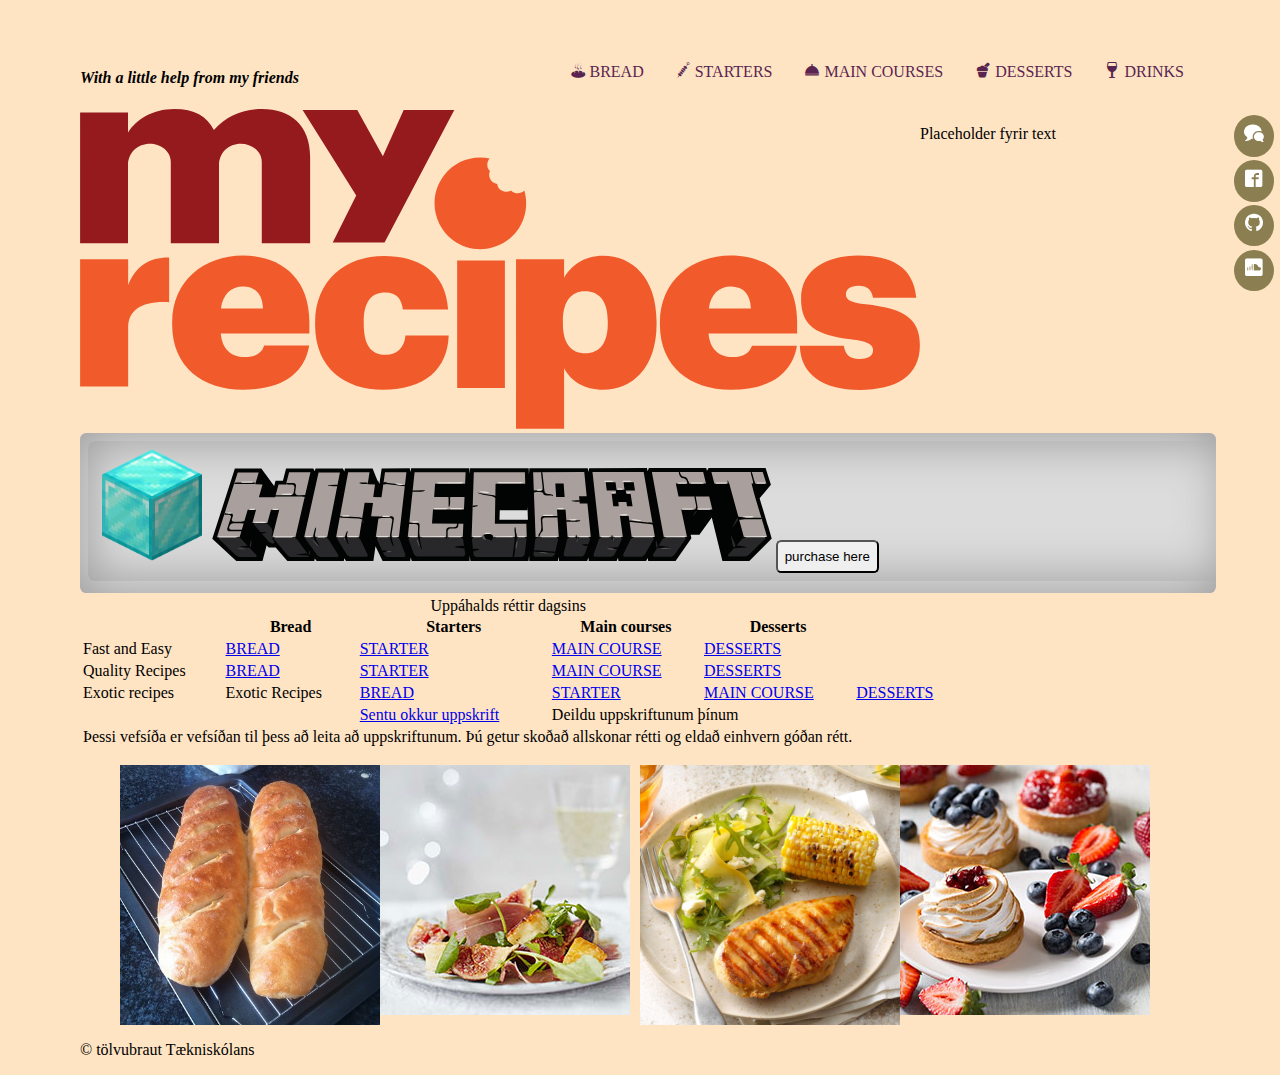
<file: index.html>
<!DOCTYPE html>
<html lang="is">
<head>
    <meta charset="UTF-8">
    <meta name="viewport" content="width=device-width, initial-scale=1.0">
    <link href="https://fonts.googleapis.com/css?family=EB+Garamond:400,400i,600,600i&display=swap" rel="stylesheet">
    <link rel="stylesheet" href="css/styles.min.css">
    <link rel="stylesheet" href="css/icomoon.min.css">
    <title>My Recipes</title>
</head>
<body class="container">
    <header class="headcol-2">
        <div>
            <h4><em>With a little help from my friends</em></h4>
        </div>
        <nav class="topnav">
            <ul class="topmenu">
                <li><a href="bread.html"><span class="icon-bread"></span> Bread</a></li>
                <li><a href="#"><span class="icon-starters"></span> Starters</a></li>
                <li><a href="#"><span class="icon-maincourses"></span> Main Courses</a></li>
                <li><a href="#"> <span class="icon-desserts"></span> Desserts</a></li>
                <li><a href="#"><span class="icon-glass"></span> Drinks</a></li>
            </ul>
        </nav>
    </header>
    <main>
        <section class="col-3-1">
        <div class="splashlogo">
            <img src="svg/my-recipes.svg" title="myrecipes lógó">
        </div>
        <div><p>Placeholder fyrir text</p></div>
    </section>
        <div class="ad">
            
    <section class="">
        <a href="https://www.minecraft.net/en-us/" target="_blank" class="auglysing">
            <div class="ad">
                <div class="innihald">
                    <img src="img/dimond.png" width="10%" id="logo">
                    <img src="svg/minecraft.svg" width="50%" class="logoTexti">
                    <button class="join">purchase here</button> 
                </div>
            </div>
        </a>
    </section>
        </div>
        <table>
            <caption>Uppáhalds réttir dagsins</caption>
            <thead>
              <tr>
                <th scope="col"></th>
                <th scope="col">Bread</th>
                <th scope="col">Starters</th>
                <th scope="col">Main courses</th>
                <th scope="col">Desserts</th>
              </tr>
            </thead>
            <tfoot>
              <tr>
                <td></td>
                <td></td>
                <td><a href="form.html" class="form">Sentu okkur uppskrift</a></td>
                <td colspan="2">Deildu uppskriftunum þínum</td>
              </tr>
              <tr>
                <td colspan="5">Þessi vefsíða er vefsíðan til þess að leita að uppskriftunum. Þú getur skoðað allskonar rétti og eldað einhvern góðan rétt.</td>
              </tr>
            </tfoot>
            <tbody>
              <tr>
                <td scope="row" data-label="Difficulty">Fast and Easy</td>
                <td data-label="Forritun"><a href="https://www.thekitchn.com/easier-no-knead-bread-in-a-hurry-40653" target="_blank">BREAD</a></td>
                <td data-label="Vefhönnun"><a href="https://www.bbcgoodfood.com/recipes/collection/dinner-party-starter" target="_blank">STARTER</a></td>
                <td data-label="Gagnasöfn"><a href="https://www.tasteofhome.com/cooking-style/quick-recipes/quick-main-dish-recipes/" target="_blank">MAIN COURSE</a></td>
                <td data-label="Tölvutækni"><a href="https://www.tasteofhome.com/collection/quick-and-easy-desserts/" target="_blank">DESSERTS</a></td>
              <tr>
                <td scope="row" data-label="Difficulty">Quality Recipes</td>
                <td data-label="Forritun"><a href="https://www.thekitchn.com/easier-no-knead-bread-in-a-hurry-40653" target="_blank">BREAD</a></td>
                <td data-label="Vefhönnun"><a href="https://www.bbcgoodfood.com/recipes/collection/dinner-party-starter" target="_blank">STARTER</a></td>
                <td data-label="Gagnasöfn"><a href="https://www.tasteofhome.com/cooking-style/quick-recipes/quick-main-dish-recipes/" target="_blank">MAIN COURSE</a></td>
                <td data-label="Tölvutækni"><a href="https://www.tasteofhome.com/collection/quick-and-easy-desserts/" target="_blank">DESSERTS</a></td>
              </tr>
                <td scope="row" data-label="Difficulty">Exotic recipes</td>
                <td scope="row" data-label="Önn">Exotic Recipes</td>
                <td data-label="Forritun"><a href="https://www.thekitchn.com/easier-no-knead-bread-in-a-hurry-40653" target="_blank">BREAD</a></td>
                <td data-label="Vefhönnun"><a href="https://www.bbcgoodfood.com/recipes/collection/dinner-party-starter" target="_blank">STARTER</a></td>
                <td data-label="Gagnasöfn"><a href="https://www.tasteofhome.com/cooking-style/quick-recipes/quick-main-dish-recipes/" target="_blank">MAIN COURSE</a></td>
                <td data-label="Tölvutækni"><a href="https://www.tasteofhome.com/collection/quick-and-easy-desserts/" target="_blank">DESSERTS</a></td>
              </tr>
            </tbody>
          </table>
    <div>
        <figure class="col-4">
            <img src="img/bread.jpg" title="bread">
            <img src="img/FigHamStarter.jpg" title="starters">
            <img src="img/Grilled-Buttermilk-Chicken.jpg" title="courses">
            <img src="img/desserts-hero.jpg" title="desserts">
        </figure>
    </div>
    </main>
    <footer><p>&copy; tölvubraut Tækniskólans</p></footer>
    <!-- Social Media Buttons -->
<!--input type="checkbox" id="buttToggle" class="buttInput">
<label for="buttToggle" class="buttLabel"> <span class="icon-bubbles4"> </span></label-->
<div class="sMedia">
    <div class="bubbles">
        <a href="https://github.com/EliasHrafn/" title="EH">
            <span class="icon-bubbles"> </span>
        </a>
    </div>
    <div class="facebook">
        <a href="https://facebook.com" title="Facebook">
            <span class="icon-facebook2"> </span>
        </a> 
    </div>
    <div class="github"> 
        <a href="https://github.com/vefhonnun" title="Github">
            <span class="icon-github"> </span>
        </a>
    </div>
    <div class="soundcloud"> 
        <a href="https://soundcloud.com/" title="Soundcloud">
            <span class="icon-soundcloud2"> </span>
        </a>
    </div>
</div>
</body>
</html>
</file>
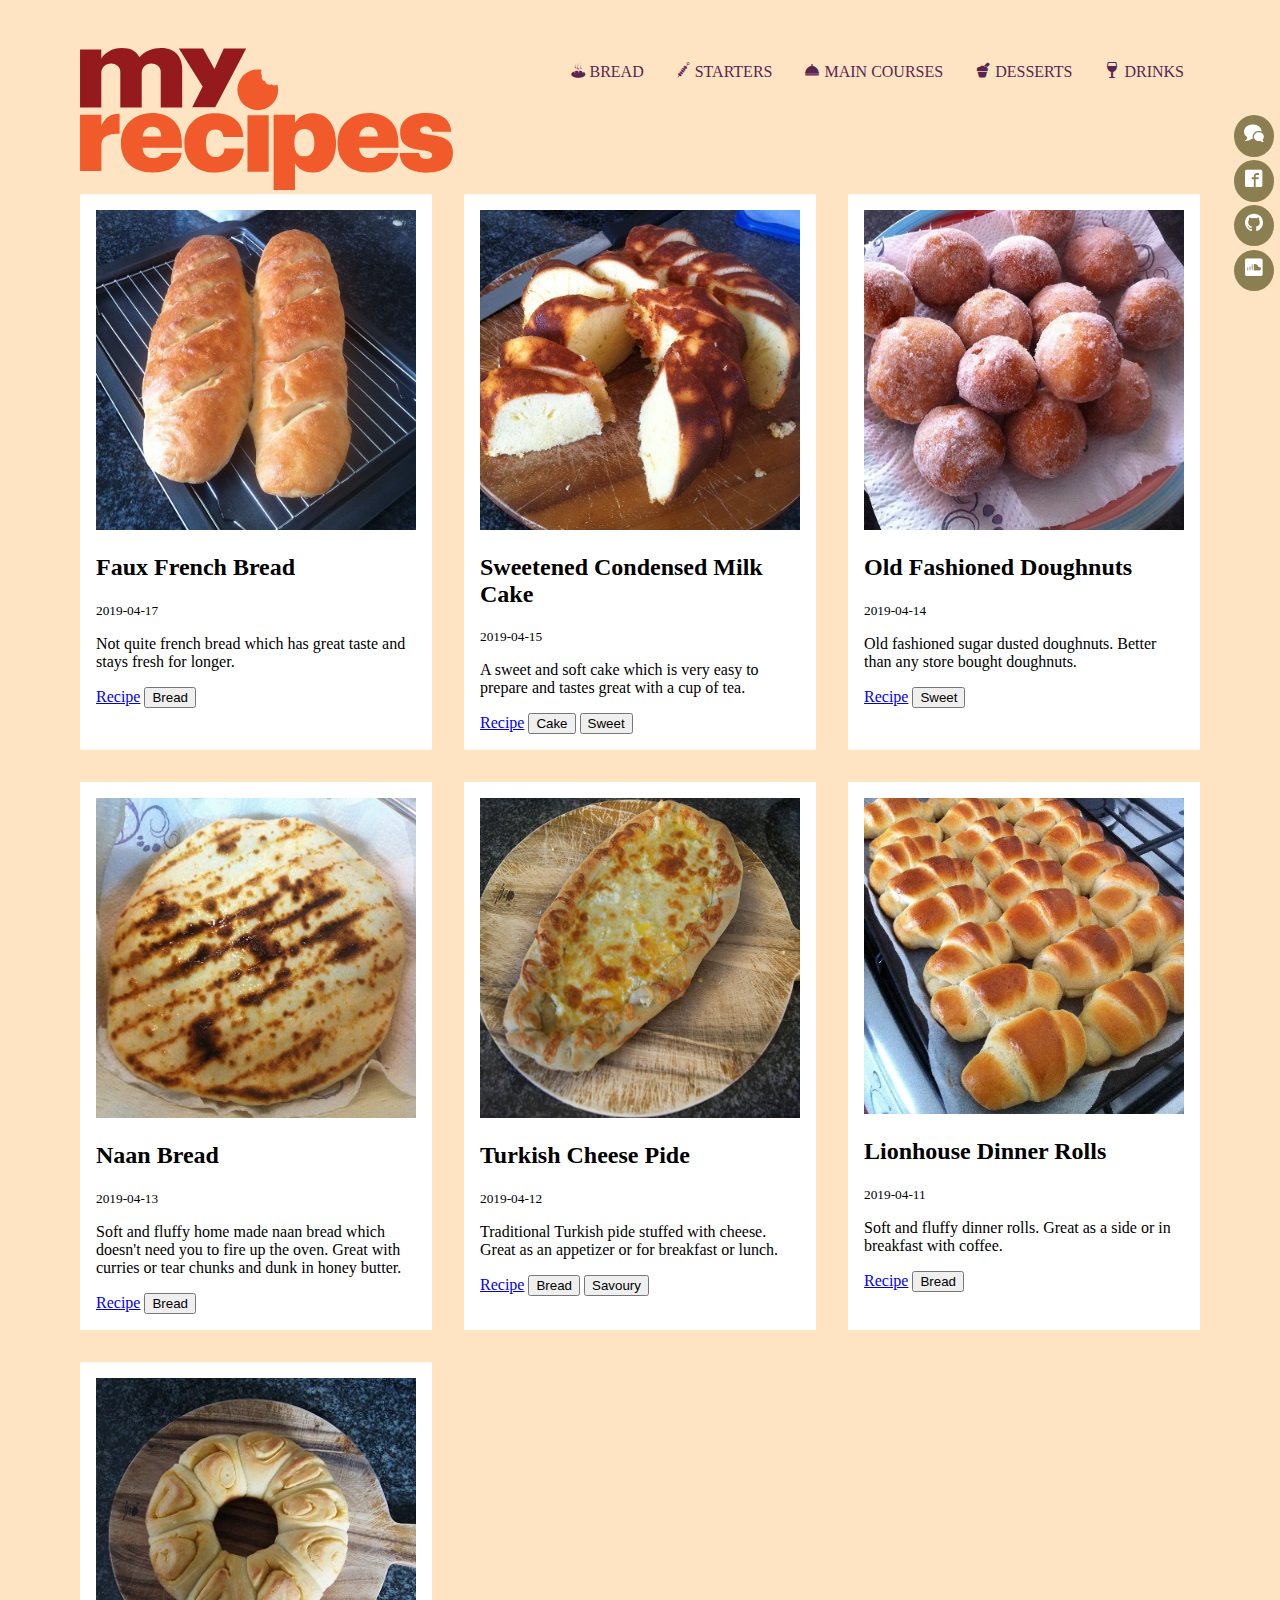
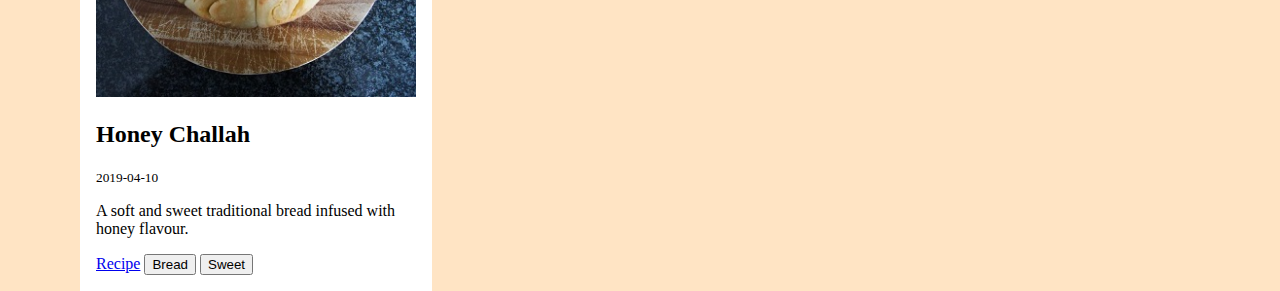
<file: bread.html>
<!DOCTYPE html>
<html lang="is">
<head>
    <meta charset="UTF-8">
    <meta name="viewport" content="width=device-width, initial-scale=1.0">
    <meta http-equiv="X-UA-Compatible" content="ie=edge">
    <!--link rel="stylesheet" href="https://cdn.jsdelivr.net/npm/picnic@6.5.0/picnic.min.css"-->
    <link href="https://fonts.googleapis.com/css?family=EB+Garamond:400,400i,600,600i&display=swap" rel="stylesheet">
    <link rel="stylesheet" href="css/styles.min.css">
    <title>My Recipes</title>
</head>
<body class="container">
    <header class="headcol-2">
        <div>
            <a href="index.html">
                <img src="svg/my-recipes.svg">
            </a>
        </div>
        <nav class="topnav">
            <ul class="topmenu">
                <li><a href="bread.html" class="virkur"><span class="icon-bread"></span> Bread</a></li>
                <li><a href="#"><span class="icon-starters"></span> Starters</a></li>
                <li><a href="#"><span class="icon-maincourses"></span> Main Courses</a></li>
                <li><a href="#"> <span class="icon-desserts"></span> Desserts</a></li>
                <li><a href="#"><span class="icon-glass"></span> Drinks</a></li>
            </ul>
        </nav>
    </header>
    
<main class="col-3">

    <div class="stretch">
        <article class="card">
            <header>
                <img src="img/bread.jpg">
            </header>
            <main>
                <h2>Faux French Bread</h2>
                <small>2019-04-17</small>
                <p>Not quite french bread which has great taste and stays fresh for longer.</p>
                
                <a class="mybutt" href="posts/french-bread.html">Recipe</a>
                
                
                
                    <button class="mytag">Bread</button>
                
            </main>
        </article>
    </div>

    <div class="stretch">
        <article class="card">
            <header>
                <img src="img/cond-milk-cake.jpg">
            </header>
            <main>
                <h2>Sweetened Condensed Milk Cake</h2>
                <small>2019-04-15</small>
                <p>A sweet and soft cake which is very easy to prepare and tastes great with a cup of tea.</p>
                
                <a class="mybutt" href="posts/condensed-milk-cake.html">Recipe</a>
                
                
                
                    <button class="mytag">Cake</button>
                
                    <button class="mytag"> Sweet</button>
                
            </main>
        </article>
    </div>

    <div class="stretch">
        <article class="card">
            <header>
                <img src="img/doughnuts.jpg">
            </header>
            <main>
                <h2>Old Fashioned Doughnuts</h2>
                <small>2019-04-14</small>
                <p>Old fashioned sugar dusted doughnuts. Better than any store bought doughnuts.</p>
                
                <a class="mybutt" href="posts/doughnuts.html">Recipe</a>
                
                
                
                    <button class="mytag">Sweet</button>
                
            </main>
        </article>
    </div>

    <div class="stretch">
        <article class="card">
            <header>
                <img src="img/naan.jpg">
            </header>
            <main>
                <h2>Naan Bread</h2>
                <small>2019-04-13</small>
                <p>Soft and fluffy home made naan bread which doesn't need you to fire up the oven. Great with curries or tear chunks and dunk in honey butter.</p>
                
                <a class="mybutt" href="posts/naan.html">Recipe</a>
                
                
                
                    <button class="mytag">Bread</button>
                
            </main>
        </article>
    </div>

    <div class="stretch">
        <article class="card">
            <header>
                <img src="img/pide.jpg">
            </header>
            <main>
                <h2>Turkish Cheese Pide</h2>
                <small>2019-04-12</small>
                <p>Traditional Turkish pide stuffed with cheese. Great as an appetizer or for breakfast or lunch.</p>
                
                <a class="mybutt" href="posts/turkish-pide.html">Recipe</a>
                
                
                
                    <button class="mytag">Bread</button>
                
                    <button class="mytag"> Savoury</button>
                
            </main>
        </article>
    </div>

    <div class="stretch">
        <article class="card">
            <header>
                <img src="img/rolls.jpg">
            </header>
            <main>
                <h2>Lionhouse Dinner Rolls</h2>
                <small>2019-04-11</small>
                <p>Soft and fluffy dinner rolls. Great as a side or in breakfast with coffee.</p>
                
                <a class="mybutt" href="posts/lionhouse-rolls.html">Recipe</a>
                
                
                
                    <button class="mytag">Bread</button>
                
            </main>
        </article>
    </div>

    <div class="stretch">
        <article class="card">
            <header>
                <img src="img/challah.jpg">
            </header>
            <main>
                <h2>Honey Challah</h2>
                <small>2019-04-10</small>
                <p>A soft and sweet traditional bread infused with honey flavour.</p>
                
                <a class="mybutt" href="posts/honey-challah.html">Recipe</a>
                
                
                
                    <button class="mytag">Bread</button>
                
                    <button class="mytag"> Sweet</button>
                
            </main>
        </article>
    </div>

</main>

    <!-- Social Media Buttons -->
<!--input type="checkbox" id="buttToggle" class="buttInput">
<label for="buttToggle" class="buttLabel"> <span class="icon-bubbles4"> </span></label-->
<div class="sMedia">
    <div class="bubbles">
        <a href="https://github.com/EliasHrafn/" title="EH">
            <span class="icon-bubbles"> </span>
        </a>
    </div>
    <div class="facebook">
        <a href="https://facebook.com" title="Facebook">
            <span class="icon-facebook2"> </span>
        </a> 
    </div>
    <div class="github"> 
        <a href="https://github.com/vefhonnun" title="Github">
            <span class="icon-github"> </span>
        </a>
    </div>
    <div class="soundcloud"> 
        <a href="https://soundcloud.com/" title="Soundcloud">
            <span class="icon-soundcloud2"> </span>
        </a>
    </div>
</div>
</body>
</html>
</file>
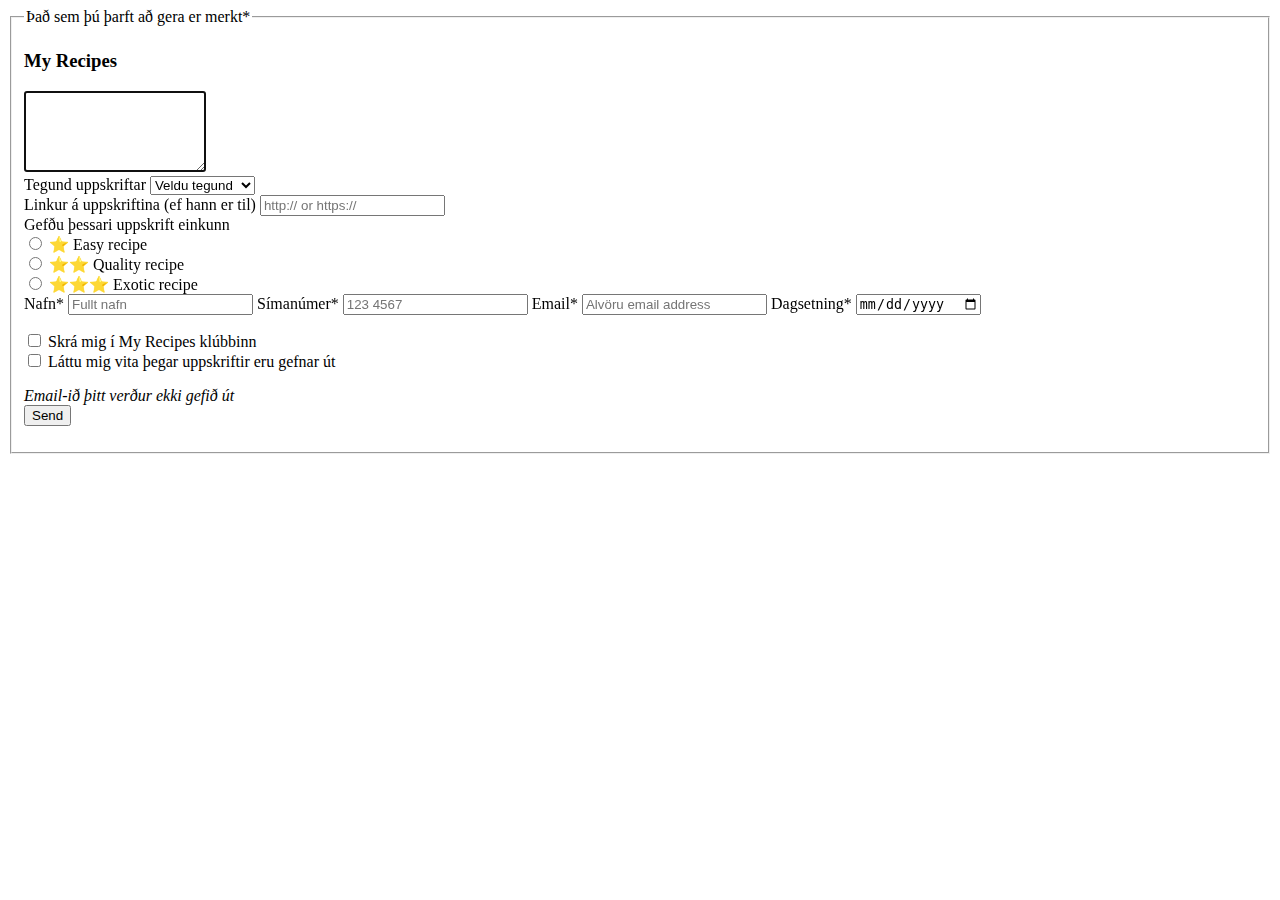
<file: form.html>
<!DOCTYPE html>

<html lang="en" class="body">
<head>
    <meta charset="UTF-8">
    <meta name="viewport" content="width=device-width, initial-scale=1.0">
    <meta http-equiv="X-UA-Compatible" content="ie=edge">
    <!--link rel="stylesheet" href="https://cdn.jsdelivr.net/npm/picnic@6.5.0/picnic.min.css"-->
    <body class="container"></body>
    <main>
        <section class="col-3-1">
            <div class="card">
                <form action="#" method="get" class="formid">
                    <fieldset>
                        <legend>Það sem þú þarft að gera er merkt*</legend>
                        <label>
                            <h3>My Recipes</h3>
                            <textarea rows="5" name="text" autofocus></textarea>
                        </label>
                        <div class="col-2">
                            <section>
                                <label>
                                    Tegund uppskriftar
                                    <select name="fjöldi" max-width="10em" class="block">
                                        <option value="0" selected>Veldu tegund</option>
                                        <option value="1">Bread</option>
                                        <option value="2">Starters</option>
                                        <option value="3">Main Cousres</option>
                                        <option value="4">Desserts</option>
                                        <option value="5">Drink</option>
                                    </select>
                                </label><br>
                                <label>
                                    Linkur á uppskriftina (ef hann er til) 
                                    <input type="url" name="url" placeholder="http:// or https://" class="block">
                                </label>
                                <br>
                                Gefðu þessari uppskrift einkunn<br>
                                <label><input type="radio" name="einkunn" value="easy"> &#11088; Easy recipe</label><br> 
                                <label><input type="radio" name="einkunn" value="quality"> &#11088;&#11088; Quality recipe</label><br> 
                                <label><input type="radio" name="einkunn" value="exotic"> &#11088;&#11088;&#11088; Exotic recipe</label></label>
                            </section>
                            <section>
                                <label>
                                    Nafn*
                                    <input type="text" name="nafn" placeholder="Fullt nafn" required title="Vinsamlegast skráðu nafn" class="block">
                                </label>
                                <label>
                                    Símanúmer*
                                    <input type="tel" name="telephone" placeholder="123 4567" title="Aðein tölustafir eru leyfinlegir" required class="block">
                                </label>
                                <label>
                                    Email*
                                    <input type="email" name="email" placeholder="Alvöru email address" required class="block">
                                    </label>
                                <label>
                                    Dagsetning*  
                                    <input type="date" name="dagsetning" required class="block">
                                </label>
                            </section>
                        </div>
                        <div class="col-2">
                            <p>
                               <label><input type="checkbox" name="save-me" value="saveme"> Skrá mig í My Recipes klúbbinn</label><br> 
                               <label><input type="checkbox" name="send-me" value="sendme"> Láttu mig vita þegar uppskriftir eru gefnar út</label>
                            </p>        
                            <p>
                                <em>Email-ið þitt verður ekki gefið út</em><br>
                                <input type="submit" name="submit" value="Send">
                            </p>
                        </div>
                    </fieldset>
                </form>
            </div>
            </div>
        </section>
    </main>
</body>
</html>
</file>
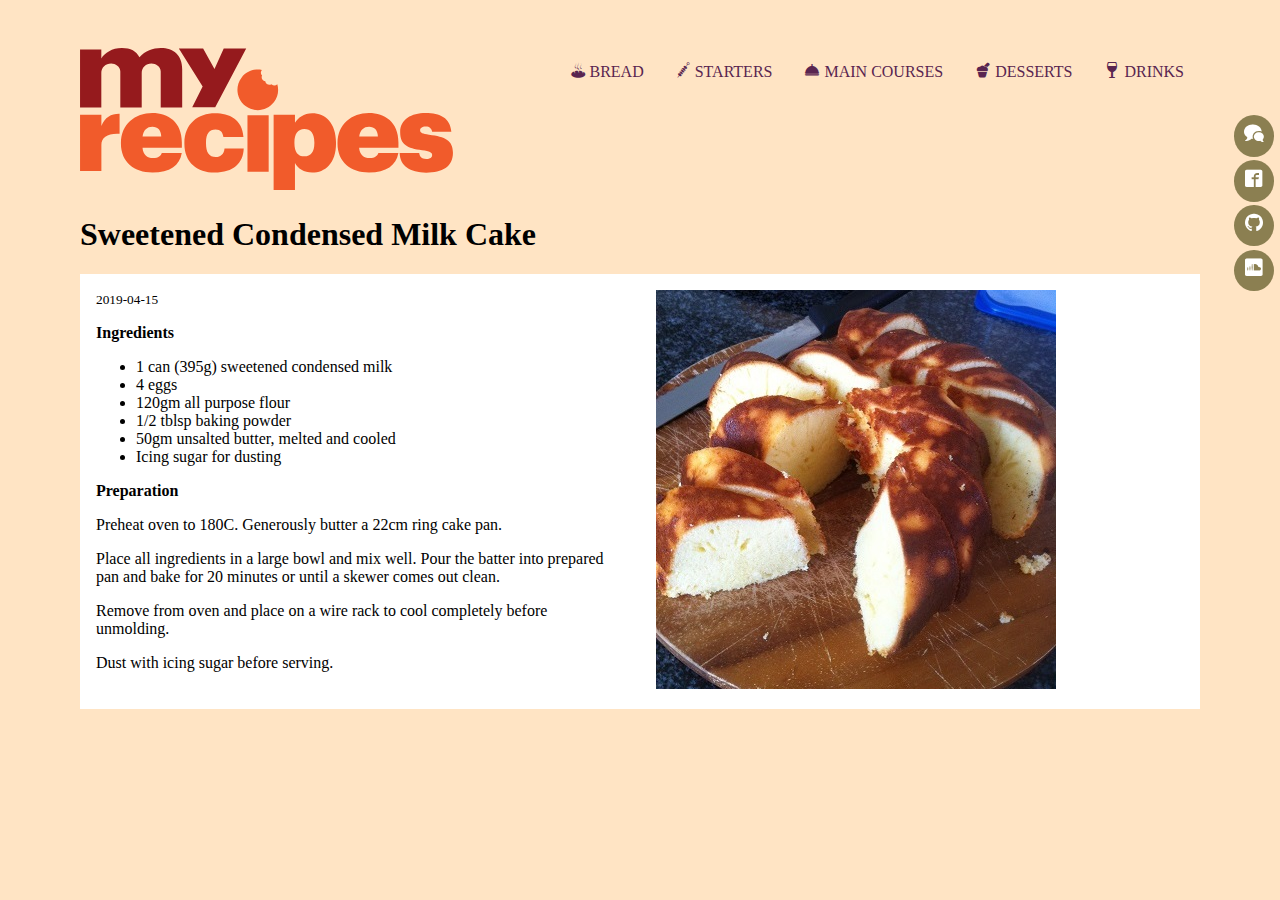
<file: posts/condensed-milk-cake.html>
<!DOCTYPE html>
<html lang="en">
<head>
    <meta charset="UTF-8">
    <meta name="viewport" content="width=device-width, initial-scale=1.0">

    <link href="https://fonts.googleapis.com/css?family=EB+Garamond:400,400i,600,600i&display=swap" rel="stylesheet">
    <link rel="stylesheet" href="../css/styles.min.css">
    <title>My Recipes</title>
</head>
<body class="container">
    <header class="headcol-2">
    <div>
        <a href="../index.html">
            <img src="../svg/my-recipes.svg">
        </a>
    </div>
    <nav class="topnav">
        <ul class="topmenu">
            <li><a href="../bread.html" class="virkur"><span class="icon-bread"></span> Bread</a></li>
            <li><a href="#"><span class="icon-starters"></span> Starters</a></li>
            <li><a href="#"><span class="icon-maincourses"></span> Main Courses</a></li>
            <li><a href="#"> <span class="icon-desserts"></span> Desserts</a></li>
            <li><a href="#"><span class="icon-glass"></span> Drinks</a></li>
        </ul>
    </nav>
</header>
    <main>
        

<h1>Sweetened Condensed Milk Cake</h1>
    <article class="col-2 card">
    <div>
        <small>2019-04-15</small>
            <p><strong>Ingredients</strong></p>

<ul>
<li>1 can (395g) sweetened condensed milk</li>
<li>4 eggs</li>
<li>120gm all purpose flour</li>
<li>1/2 tblsp baking powder</li>
<li>50gm unsalted butter, melted and cooled</li>
<li>Icing sugar for dusting</li>
</ul>

<p><strong>Preparation</strong></p>

<p>Preheat oven to 180C. Generously butter a 22cm ring cake pan.</p>

<p>Place all ingredients in a large bowl and mix well. Pour the batter into prepared pan and bake for 20 minutes or until a skewer comes out clean. </p>

<p>Remove from oven and place on a wire rack to cool completely before unmolding.</p>

<p>Dust with icing sugar before serving.</p>

        </p>
    </div>
    <div>
        <img src="../img/cond-milk-cake.jpg">
    </div>
</article>


    </main>
    <!-- Social Media Buttons -->
<!--input type="checkbox" id="buttToggle" class="buttInput">
<label for="buttToggle" class="buttLabel"> <span class="icon-bubbles4"> </span></label-->
<div class="sMedia">
    <div class="bubbles">
        <a href="https://github.com/EliasHrafn/" title="EH">
            <span class="icon-bubbles"> </span>
        </a>
    </div>
    <div class="facebook">
        <a href="https://facebook.com" title="Facebook">
            <span class="icon-facebook2"> </span>
        </a> 
    </div>
    <div class="github"> 
        <a href="https://github.com/vefhonnun" title="Github">
            <span class="icon-github"> </span>
        </a>
    </div>
    <div class="soundcloud"> 
        <a href="https://soundcloud.com/" title="Soundcloud">
            <span class="icon-soundcloud2"> </span>
        </a>
    </div>
</div>
</body>
</html>
</file>
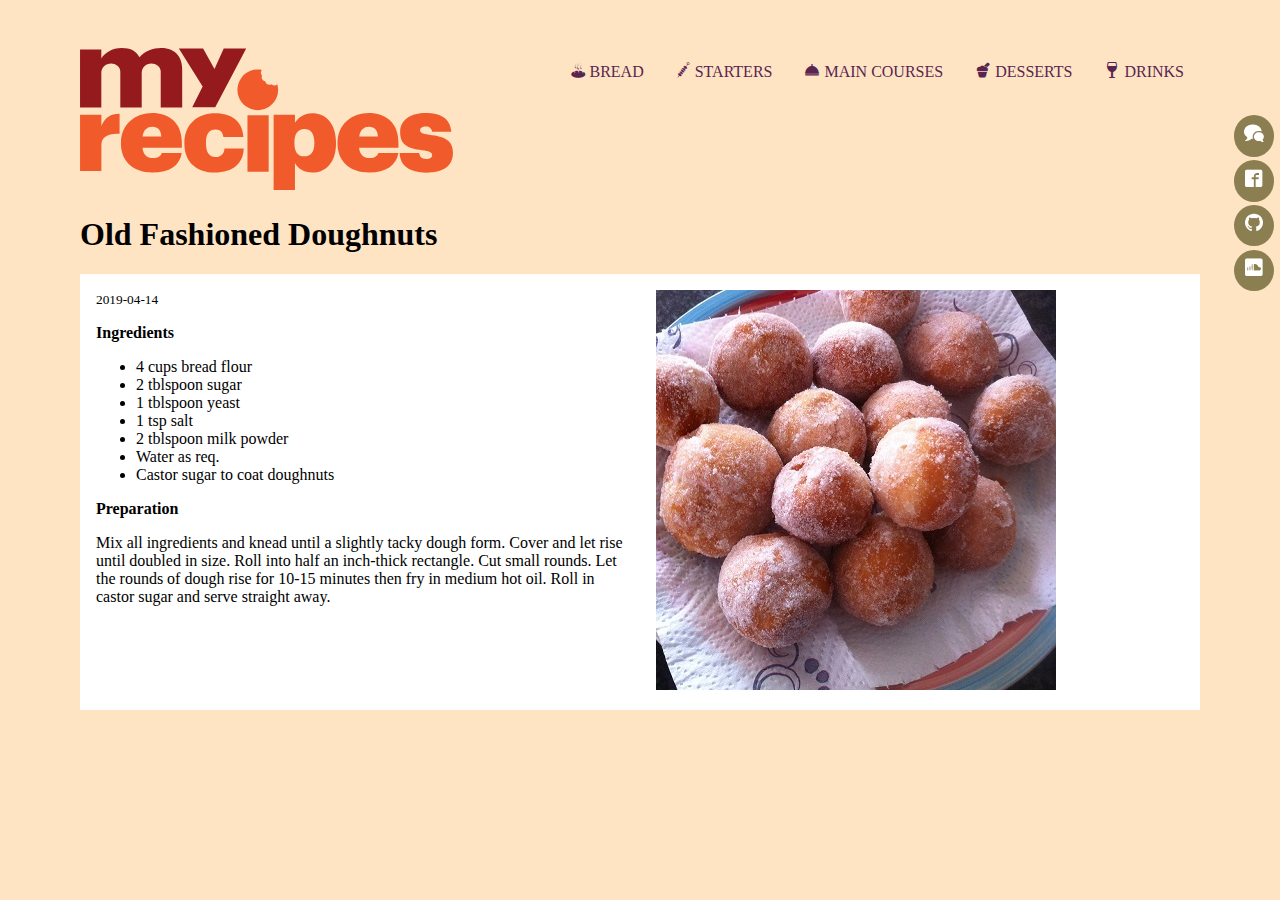
<file: posts/doughnuts.html>
<!DOCTYPE html>
<html lang="en">
<head>
    <meta charset="UTF-8">
    <meta name="viewport" content="width=device-width, initial-scale=1.0">

    <link href="https://fonts.googleapis.com/css?family=EB+Garamond:400,400i,600,600i&display=swap" rel="stylesheet">
    <link rel="stylesheet" href="../css/styles.min.css">
    <title>My Recipes</title>
</head>
<body class="container">
    <header class="headcol-2">
    <div>
        <a href="../index.html">
            <img src="../svg/my-recipes.svg">
        </a>
    </div>
    <nav class="topnav">
        <ul class="topmenu">
            <li><a href="../bread.html" class="virkur"><span class="icon-bread"></span> Bread</a></li>
            <li><a href="#"><span class="icon-starters"></span> Starters</a></li>
            <li><a href="#"><span class="icon-maincourses"></span> Main Courses</a></li>
            <li><a href="#"> <span class="icon-desserts"></span> Desserts</a></li>
            <li><a href="#"><span class="icon-glass"></span> Drinks</a></li>
        </ul>
    </nav>
</header>
    <main>
        

<h1>Old Fashioned Doughnuts</h1>
    <article class="col-2 card">
    <div>
        <small>2019-04-14</small>
            <p><strong>Ingredients</strong></p>

<ul>
<li>4 cups bread flour</li>
<li>2 tblspoon sugar</li>
<li>1 tblspoon yeast</li>
<li>1 tsp salt</li>
<li>2 tblspoon milk powder</li>
<li>Water as req.</li>
<li>Castor sugar to coat doughnuts</li>
</ul>

<p><strong>Preparation</strong></p>

<p>Mix all ingredients and knead until a slightly tacky dough form. Cover and let rise until doubled in size. Roll into half an inch-thick rectangle. Cut small rounds. Let the rounds of dough rise for 10-15 minutes then fry in medium hot oil. Roll in castor sugar and serve straight away.</p>

        </p>
    </div>
    <div>
        <img src="../img/doughnuts.jpg">
    </div>
</article>


    </main>
    <!-- Social Media Buttons -->
<!--input type="checkbox" id="buttToggle" class="buttInput">
<label for="buttToggle" class="buttLabel"> <span class="icon-bubbles4"> </span></label-->
<div class="sMedia">
    <div class="bubbles">
        <a href="https://github.com/EliasHrafn/" title="EH">
            <span class="icon-bubbles"> </span>
        </a>
    </div>
    <div class="facebook">
        <a href="https://facebook.com" title="Facebook">
            <span class="icon-facebook2"> </span>
        </a> 
    </div>
    <div class="github"> 
        <a href="https://github.com/vefhonnun" title="Github">
            <span class="icon-github"> </span>
        </a>
    </div>
    <div class="soundcloud"> 
        <a href="https://soundcloud.com/" title="Soundcloud">
            <span class="icon-soundcloud2"> </span>
        </a>
    </div>
</div>
</body>
</html>
</file>
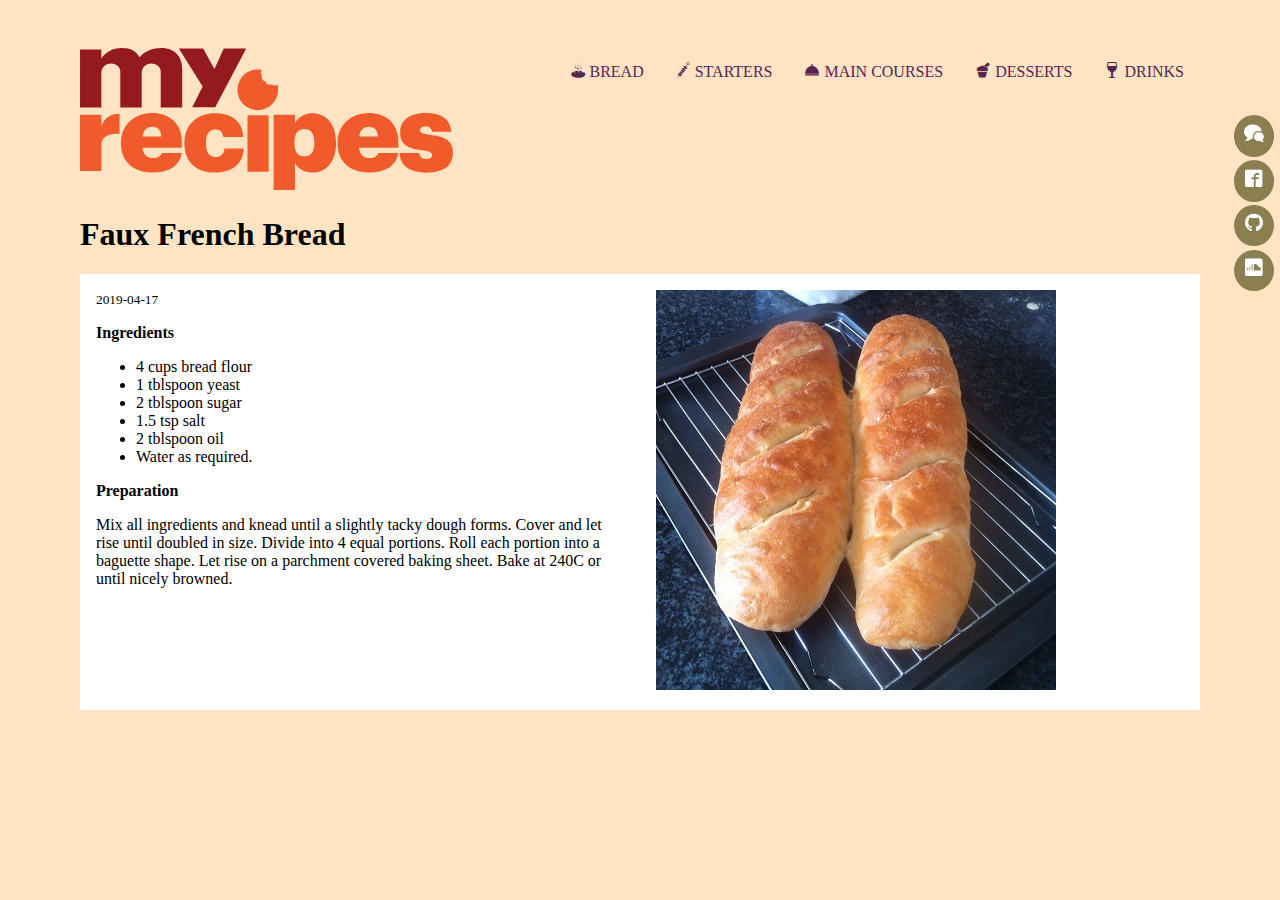
<file: posts/french-bread.html>
<!DOCTYPE html>
<html lang="en">
<head>
    <meta charset="UTF-8">
    <meta name="viewport" content="width=device-width, initial-scale=1.0">

    <link href="https://fonts.googleapis.com/css?family=EB+Garamond:400,400i,600,600i&display=swap" rel="stylesheet">
    <link rel="stylesheet" href="../css/styles.min.css">
    <title>My Recipes</title>
</head>
<body class="container">
    <header class="headcol-2">
    <div>
        <a href="../index.html">
            <img src="../svg/my-recipes.svg">
        </a>
    </div>
    <nav class="topnav">
        <ul class="topmenu">
            <li><a href="../bread.html" class="virkur"><span class="icon-bread"></span> Bread</a></li>
            <li><a href="#"><span class="icon-starters"></span> Starters</a></li>
            <li><a href="#"><span class="icon-maincourses"></span> Main Courses</a></li>
            <li><a href="#"> <span class="icon-desserts"></span> Desserts</a></li>
            <li><a href="#"><span class="icon-glass"></span> Drinks</a></li>
        </ul>
    </nav>
</header>
    <main>
        

<h1>Faux French Bread</h1>
    <article class="col-2 card">
    <div>
        <small>2019-04-17</small>
            <p><strong>Ingredients</strong></p>

<ul>
<li>4 cups bread flour</li>
<li>1 tblspoon yeast</li>
<li>2 tblspoon sugar</li>
<li>1.5 tsp salt</li>
<li>2 tblspoon oil</li>
<li>Water as required.</li>
</ul>

<p><strong>Preparation</strong></p>

<p>Mix all ingredients and knead until a slightly tacky dough forms. Cover and let rise until doubled in size. Divide into 4 equal portions. Roll each portion into a baguette shape. Let rise on a parchment covered baking sheet. Bake at 240C or until nicely browned.</p>

        </p>
    </div>
    <div>
        <img src="../img/bread.jpg">
    </div>
</article>


    </main>
    <!-- Social Media Buttons -->
<!--input type="checkbox" id="buttToggle" class="buttInput">
<label for="buttToggle" class="buttLabel"> <span class="icon-bubbles4"> </span></label-->
<div class="sMedia">
    <div class="bubbles">
        <a href="https://github.com/EliasHrafn/" title="EH">
            <span class="icon-bubbles"> </span>
        </a>
    </div>
    <div class="facebook">
        <a href="https://facebook.com" title="Facebook">
            <span class="icon-facebook2"> </span>
        </a> 
    </div>
    <div class="github"> 
        <a href="https://github.com/vefhonnun" title="Github">
            <span class="icon-github"> </span>
        </a>
    </div>
    <div class="soundcloud"> 
        <a href="https://soundcloud.com/" title="Soundcloud">
            <span class="icon-soundcloud2"> </span>
        </a>
    </div>
</div>
</body>
</html>
</file>
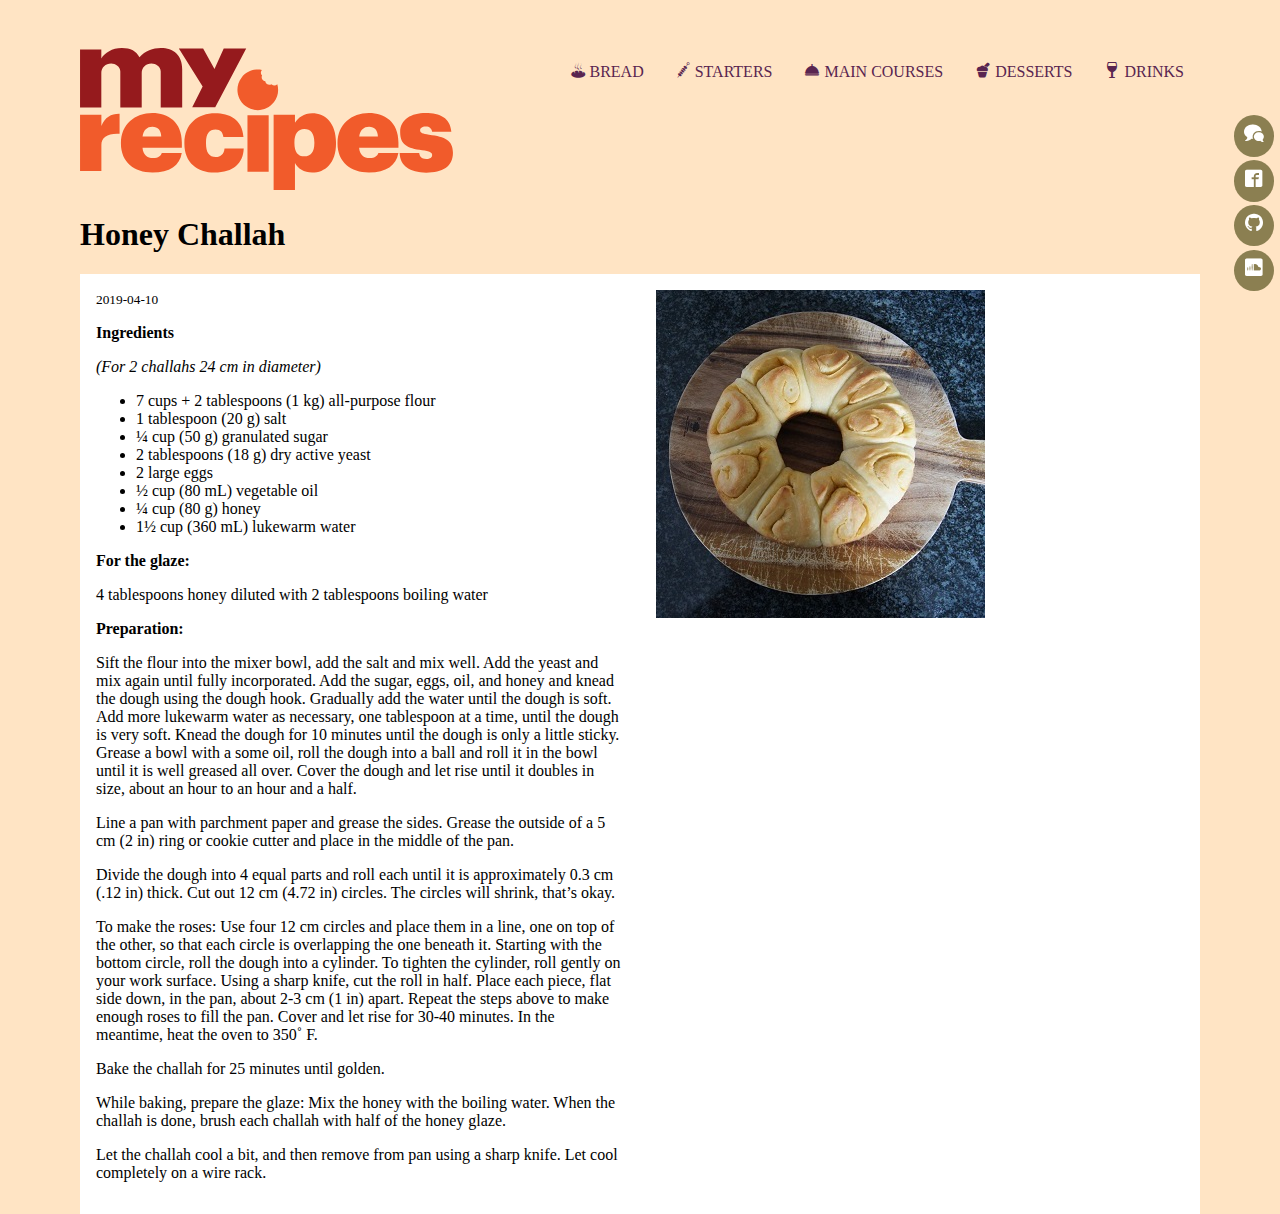
<file: posts/honey-challah.html>
<!DOCTYPE html>
<html lang="en">
<head>
    <meta charset="UTF-8">
    <meta name="viewport" content="width=device-width, initial-scale=1.0">

    <link href="https://fonts.googleapis.com/css?family=EB+Garamond:400,400i,600,600i&display=swap" rel="stylesheet">
    <link rel="stylesheet" href="../css/styles.min.css">
    <title>My Recipes</title>
</head>
<body class="container">
    <header class="headcol-2">
    <div>
        <a href="../index.html">
            <img src="../svg/my-recipes.svg">
        </a>
    </div>
    <nav class="topnav">
        <ul class="topmenu">
            <li><a href="../bread.html" class="virkur"><span class="icon-bread"></span> Bread</a></li>
            <li><a href="#"><span class="icon-starters"></span> Starters</a></li>
            <li><a href="#"><span class="icon-maincourses"></span> Main Courses</a></li>
            <li><a href="#"> <span class="icon-desserts"></span> Desserts</a></li>
            <li><a href="#"><span class="icon-glass"></span> Drinks</a></li>
        </ul>
    </nav>
</header>
    <main>
        

<h1>Honey Challah</h1>
    <article class="col-2 card">
    <div>
        <small>2019-04-10</small>
            <p><strong>Ingredients</strong></p>

<p><em>(For 2 challahs 24 cm in diameter)</em></p>

<ul>
<li>7 cups + 2 tablespoons (1 kg) all-purpose flour</li>
<li>1 tablespoon (20 g) salt</li>
<li>¼ cup (50 g) granulated sugar</li>
<li>2 tablespoons (18 g) dry active yeast</li>
<li>2 large eggs</li>
<li>½ cup (80 mL) vegetable oil</li>
<li>¼ cup (80 g) honey</li>
<li>1½ cup (360 mL) lukewarm water </li>
</ul>

<p><strong>For the glaze:</strong></p>

<p>4 tablespoons honey diluted with 2 tablespoons boiling water </p>

<p><strong>Preparation:</strong></p>

<p>Sift the flour into the mixer bowl, add the salt and mix well. Add the yeast and mix again until fully incorporated. Add the sugar, eggs, oil, and honey and knead the dough using the dough hook. Gradually add the water until the dough is soft. Add more lukewarm water as necessary, one tablespoon at a time, until the dough is very soft. Knead the dough for 10 minutes until the dough is only a little sticky. Grease a bowl with a some oil, roll the dough into a ball and roll it in the bowl until it is well greased all over. Cover the dough and let rise until it doubles in size, about an hour to an hour and a half. </p>

<p>Line a pan with parchment paper and grease the sides. Grease the outside of a 5 cm (2 in) ring or cookie cutter and place in the middle of the pan.  </p>

<p>Divide the dough into 4 equal parts and roll each until it is approximately 0.3 cm (.12 in) thick. Cut out 12 cm (4.72 in) circles. The circles will shrink, that’s okay. </p>

<p>To make the roses: Use four 12 cm circles and place them in a line, one on top of the other, so that each circle is overlapping the one beneath it. Starting with the bottom circle, roll the dough into a cylinder. To tighten the cylinder, roll gently on your work surface. Using a sharp knife, cut the roll in half. Place each piece, flat side down, in the pan, about 2-3 cm (1 in) apart. Repeat the steps above to make enough roses to fill the pan. Cover and let rise for 30-40 minutes. In the meantime, heat the oven to 350˚ F. </p>

<p>Bake the challah for 25 minutes until golden. </p>

<p>While baking, prepare the glaze: Mix the honey with the boiling water. When the challah is done, brush each challah with half of the honey glaze. </p>

<p>Let the challah cool a bit, and then remove from pan using a sharp knife. Let cool completely on a wire rack.</p>

        </p>
    </div>
    <div>
        <img src="../img/challah.jpg">
    </div>
</article>


    </main>
    <!-- Social Media Buttons -->
<!--input type="checkbox" id="buttToggle" class="buttInput">
<label for="buttToggle" class="buttLabel"> <span class="icon-bubbles4"> </span></label-->
<div class="sMedia">
    <div class="bubbles">
        <a href="https://github.com/EliasHrafn/" title="EH">
            <span class="icon-bubbles"> </span>
        </a>
    </div>
    <div class="facebook">
        <a href="https://facebook.com" title="Facebook">
            <span class="icon-facebook2"> </span>
        </a> 
    </div>
    <div class="github"> 
        <a href="https://github.com/vefhonnun" title="Github">
            <span class="icon-github"> </span>
        </a>
    </div>
    <div class="soundcloud"> 
        <a href="https://soundcloud.com/" title="Soundcloud">
            <span class="icon-soundcloud2"> </span>
        </a>
    </div>
</div>
</body>
</html>
</file>
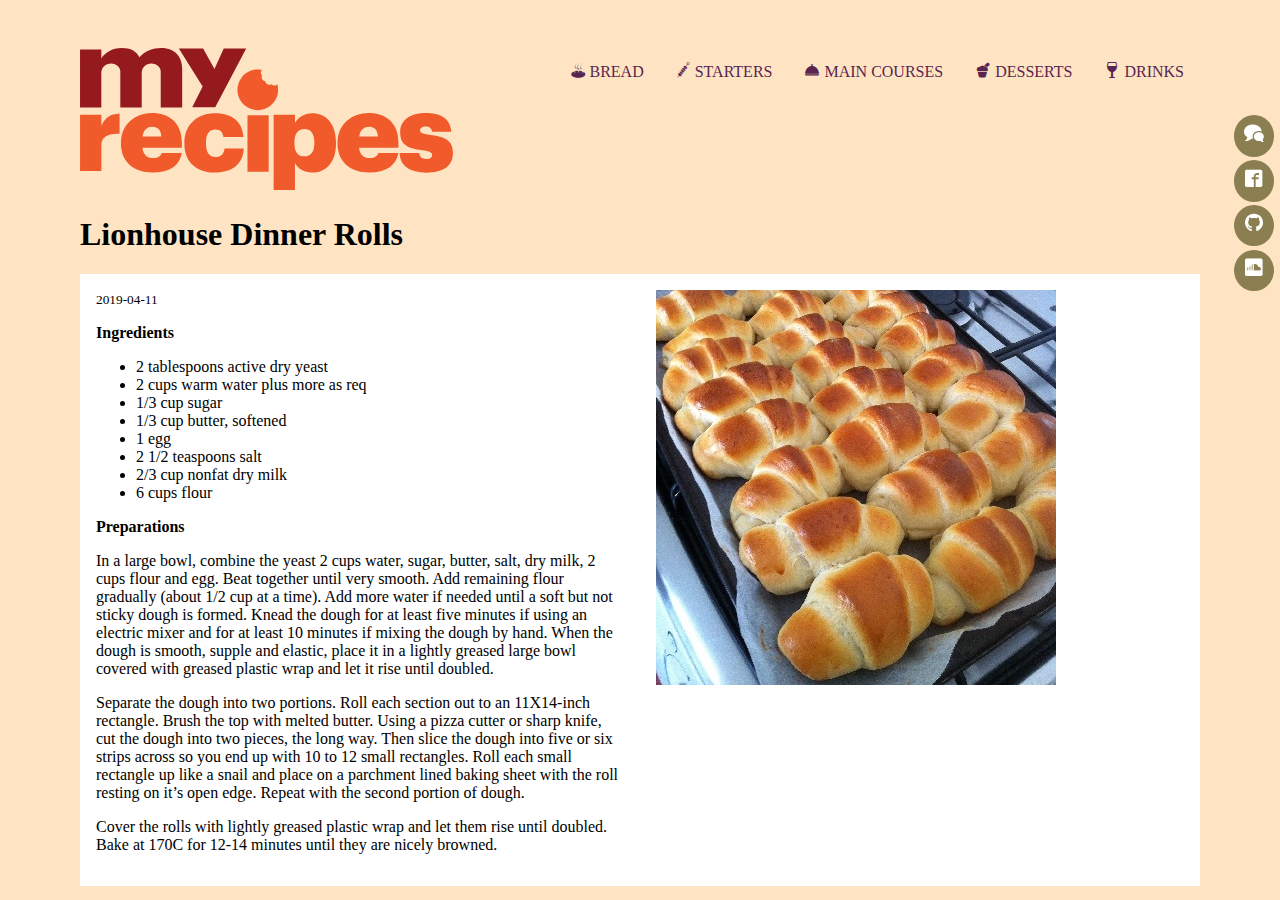
<file: posts/lionhouse-rolls.html>
<!DOCTYPE html>
<html lang="en">
<head>
    <meta charset="UTF-8">
    <meta name="viewport" content="width=device-width, initial-scale=1.0">

    <link href="https://fonts.googleapis.com/css?family=EB+Garamond:400,400i,600,600i&display=swap" rel="stylesheet">
    <link rel="stylesheet" href="../css/styles.min.css">
    <title>My Recipes</title>
</head>
<body class="container">
    <header class="headcol-2">
    <div>
        <a href="../index.html">
            <img src="../svg/my-recipes.svg">
        </a>
    </div>
    <nav class="topnav">
        <ul class="topmenu">
            <li><a href="../bread.html" class="virkur"><span class="icon-bread"></span> Bread</a></li>
            <li><a href="#"><span class="icon-starters"></span> Starters</a></li>
            <li><a href="#"><span class="icon-maincourses"></span> Main Courses</a></li>
            <li><a href="#"> <span class="icon-desserts"></span> Desserts</a></li>
            <li><a href="#"><span class="icon-glass"></span> Drinks</a></li>
        </ul>
    </nav>
</header>
    <main>
        

<h1>Lionhouse Dinner Rolls</h1>
    <article class="col-2 card">
    <div>
        <small>2019-04-11</small>
            <p><strong>Ingredients</strong></p>

<ul>
<li>2 tablespoons active dry yeast</li>
<li>2 cups warm water plus more as req</li>
<li>1/3 cup sugar</li>
<li>1/3 cup butter, softened</li>
<li>1 egg</li>
<li>2 1/2 teaspoons salt</li>
<li>2/3 cup nonfat dry milk</li>
<li>6 cups flour</li>
</ul>

<p><strong>Preparations</strong></p>

<p>In a large bowl, combine the yeast 2 cups water, sugar, butter, salt, dry milk, 2 cups flour and egg. Beat together until very smooth. Add remaining flour gradually (about 1/2 cup at a time). Add more water if needed until a soft but not sticky dough is formed. Knead the dough for at least five minutes if using an electric mixer and for at least 10 minutes if mixing the dough by hand. When the dough is smooth, supple and elastic, place it in a lightly greased large bowl covered with greased plastic wrap and let it rise until doubled.</p>

<p>Separate the dough into two portions. Roll each section out to an 11X14-inch rectangle. Brush the top with melted butter. Using a pizza cutter or sharp knife, cut the dough into two pieces, the long way. Then slice the dough into five or six strips across so you end up with 10 to 12 small rectangles. Roll each small rectangle up like a snail and place on a parchment lined baking sheet with the roll resting on it’s open edge. Repeat with the second portion of dough.</p>

<p>Cover the rolls with lightly greased plastic wrap and let them rise until doubled. Bake at 170C for 12-14 minutes until they are nicely browned.</p>

        </p>
    </div>
    <div>
        <img src="../img/rolls.jpg">
    </div>
</article>


    </main>
    <!-- Social Media Buttons -->
<!--input type="checkbox" id="buttToggle" class="buttInput">
<label for="buttToggle" class="buttLabel"> <span class="icon-bubbles4"> </span></label-->
<div class="sMedia">
    <div class="bubbles">
        <a href="https://github.com/EliasHrafn/" title="EH">
            <span class="icon-bubbles"> </span>
        </a>
    </div>
    <div class="facebook">
        <a href="https://facebook.com" title="Facebook">
            <span class="icon-facebook2"> </span>
        </a> 
    </div>
    <div class="github"> 
        <a href="https://github.com/vefhonnun" title="Github">
            <span class="icon-github"> </span>
        </a>
    </div>
    <div class="soundcloud"> 
        <a href="https://soundcloud.com/" title="Soundcloud">
            <span class="icon-soundcloud2"> </span>
        </a>
    </div>
</div>
</body>
</html>
</file>
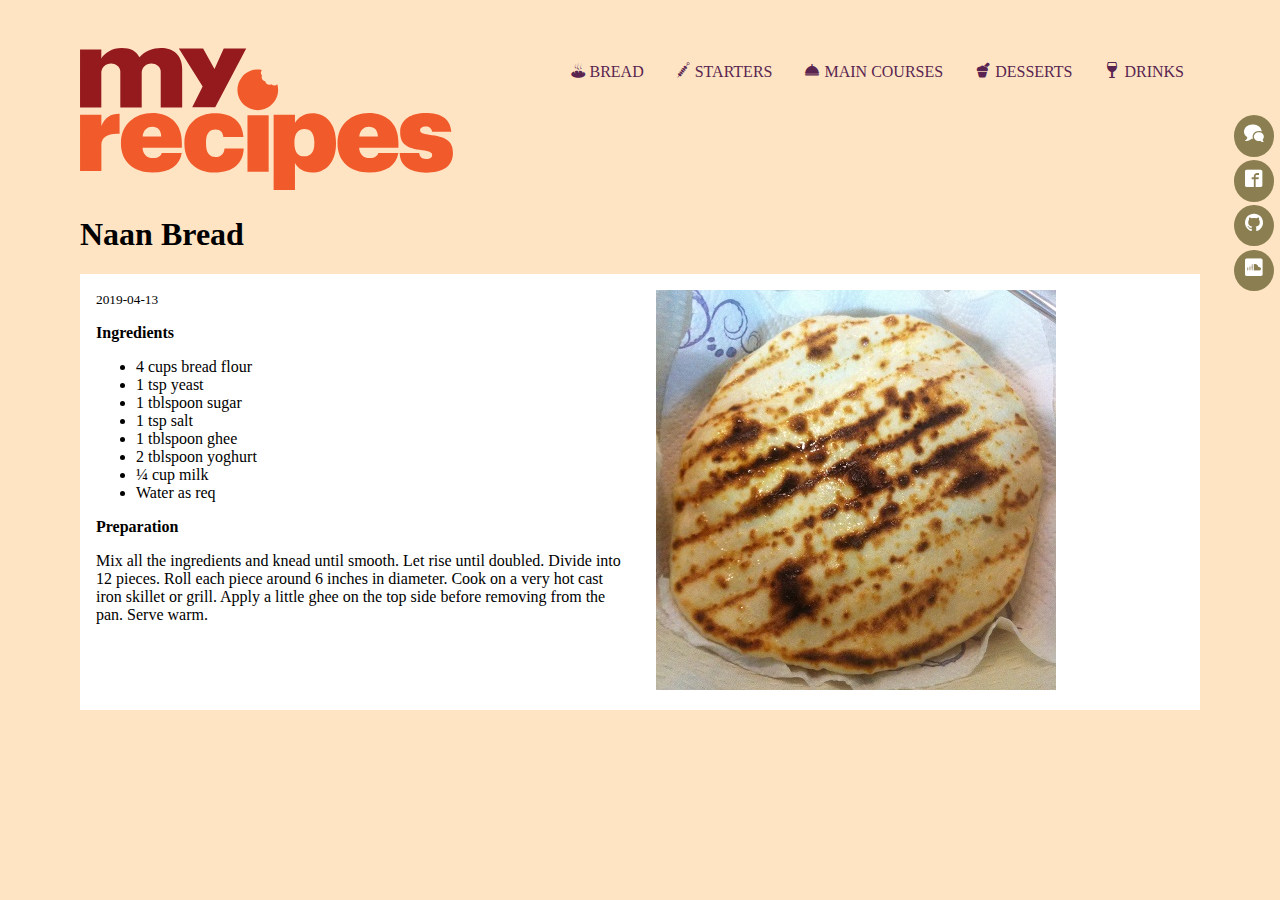
<file: posts/naan.html>
<!DOCTYPE html>
<html lang="en">
<head>
    <meta charset="UTF-8">
    <meta name="viewport" content="width=device-width, initial-scale=1.0">

    <link href="https://fonts.googleapis.com/css?family=EB+Garamond:400,400i,600,600i&display=swap" rel="stylesheet">
    <link rel="stylesheet" href="../css/styles.min.css">
    <title>My Recipes</title>
</head>
<body class="container">
    <header class="headcol-2">
    <div>
        <a href="../index.html">
            <img src="../svg/my-recipes.svg">
        </a>
    </div>
    <nav class="topnav">
        <ul class="topmenu">
            <li><a href="../bread.html" class="virkur"><span class="icon-bread"></span> Bread</a></li>
            <li><a href="#"><span class="icon-starters"></span> Starters</a></li>
            <li><a href="#"><span class="icon-maincourses"></span> Main Courses</a></li>
            <li><a href="#"> <span class="icon-desserts"></span> Desserts</a></li>
            <li><a href="#"><span class="icon-glass"></span> Drinks</a></li>
        </ul>
    </nav>
</header>
    <main>
        

<h1>Naan Bread</h1>
    <article class="col-2 card">
    <div>
        <small>2019-04-13</small>
            <p><strong>Ingredients</strong></p>

<ul>
<li>4 cups bread flour</li>
<li>1 tsp yeast</li>
<li>1 tblspoon sugar</li>
<li>1 tsp salt</li>
<li>1 tblspoon ghee</li>
<li>2 tblspoon yoghurt</li>
<li>¼ cup milk</li>
<li>Water as req</li>
</ul>

<p><strong>Preparation</strong></p>

<p>Mix all the ingredients and knead until smooth. Let rise until doubled. Divide into 12 pieces. Roll each piece around 6 inches in diameter. Cook on a very hot cast iron skillet or grill. Apply a little ghee on the top side before removing from the pan. Serve warm.</p>

        </p>
    </div>
    <div>
        <img src="../img/naan.jpg">
    </div>
</article>


    </main>
    <!-- Social Media Buttons -->
<!--input type="checkbox" id="buttToggle" class="buttInput">
<label for="buttToggle" class="buttLabel"> <span class="icon-bubbles4"> </span></label-->
<div class="sMedia">
    <div class="bubbles">
        <a href="https://github.com/EliasHrafn/" title="EH">
            <span class="icon-bubbles"> </span>
        </a>
    </div>
    <div class="facebook">
        <a href="https://facebook.com" title="Facebook">
            <span class="icon-facebook2"> </span>
        </a> 
    </div>
    <div class="github"> 
        <a href="https://github.com/vefhonnun" title="Github">
            <span class="icon-github"> </span>
        </a>
    </div>
    <div class="soundcloud"> 
        <a href="https://soundcloud.com/" title="Soundcloud">
            <span class="icon-soundcloud2"> </span>
        </a>
    </div>
</div>
</body>
</html>
</file>
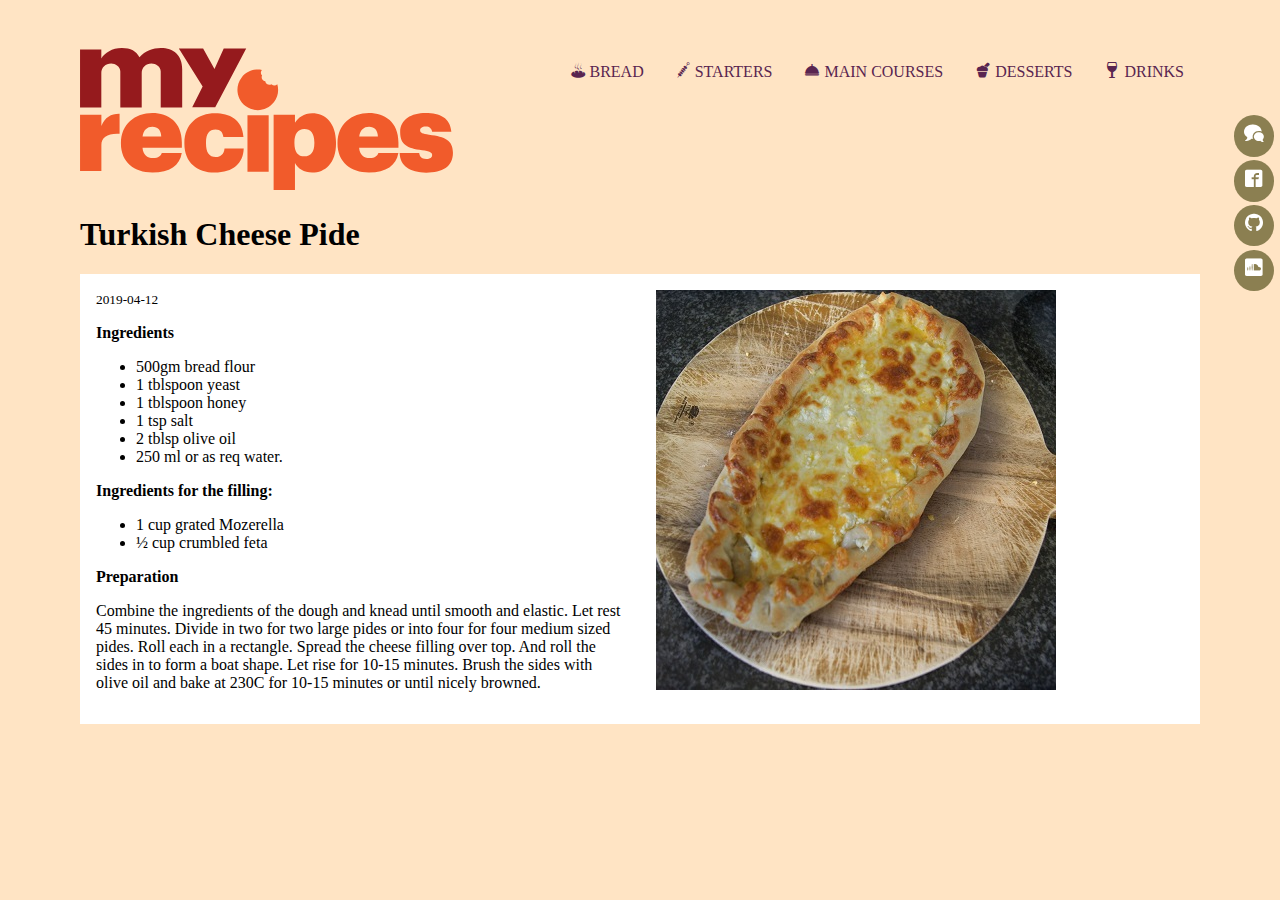
<file: posts/turkish-pide.html>
<!DOCTYPE html>
<html lang="en">
<head>
    <meta charset="UTF-8">
    <meta name="viewport" content="width=device-width, initial-scale=1.0">

    <link href="https://fonts.googleapis.com/css?family=EB+Garamond:400,400i,600,600i&display=swap" rel="stylesheet">
    <link rel="stylesheet" href="../css/styles.min.css">
    <title>My Recipes</title>
</head>
<body class="container">
    <header class="headcol-2">
    <div>
        <a href="../index.html">
            <img src="../svg/my-recipes.svg">
        </a>
    </div>
    <nav class="topnav">
        <ul class="topmenu">
            <li><a href="../bread.html" class="virkur"><span class="icon-bread"></span> Bread</a></li>
            <li><a href="#"><span class="icon-starters"></span> Starters</a></li>
            <li><a href="#"><span class="icon-maincourses"></span> Main Courses</a></li>
            <li><a href="#"> <span class="icon-desserts"></span> Desserts</a></li>
            <li><a href="#"><span class="icon-glass"></span> Drinks</a></li>
        </ul>
    </nav>
</header>
    <main>
        

<h1>Turkish Cheese Pide</h1>
    <article class="col-2 card">
    <div>
        <small>2019-04-12</small>
            <p><strong>Ingredients</strong></p>

<ul>
<li>500gm bread flour</li>
<li>1 tblspoon yeast</li>
<li>1 tblspoon honey</li>
<li>1 tsp salt</li>
<li>2 tblsp olive oil</li>
<li>250 ml or as req water.</li>
</ul>

<p><strong>Ingredients for the filling:</strong></p>

<ul>
<li>1 cup grated Mozerella</li>
<li>½ cup crumbled feta </li>
</ul>

<p><strong>Preparation</strong></p>

<p>Combine the ingredients of the dough and knead until smooth and elastic. Let rest 45 minutes. Divide in two for two large pides or into four for four medium sized pides. Roll each in a rectangle. Spread the cheese filling over top. And roll the sides in to form a boat shape. Let rise for 10-15 minutes. Brush the sides with olive oil and bake at 230C for 10-15 minutes or until nicely browned.</p>

        </p>
    </div>
    <div>
        <img src="../img/pide.jpg">
    </div>
</article>


    </main>
    <!-- Social Media Buttons -->
<!--input type="checkbox" id="buttToggle" class="buttInput">
<label for="buttToggle" class="buttLabel"> <span class="icon-bubbles4"> </span></label-->
<div class="sMedia">
    <div class="bubbles">
        <a href="https://github.com/EliasHrafn/" title="EH">
            <span class="icon-bubbles"> </span>
        </a>
    </div>
    <div class="facebook">
        <a href="https://facebook.com" title="Facebook">
            <span class="icon-facebook2"> </span>
        </a> 
    </div>
    <div class="github"> 
        <a href="https://github.com/vefhonnun" title="Github">
            <span class="icon-github"> </span>
        </a>
    </div>
    <div class="soundcloud"> 
        <a href="https://soundcloud.com/" title="Soundcloud">
            <span class="icon-soundcloud2"> </span>
        </a>
    </div>
</div>
</body>
</html>
</file>
<file: css/styles.min.css>
body{background-color:bisque}.mybutton{background:#ff7777;font-size:0.75em}.card{background-color:#fff;border-radius:-5px 10px 10 px;padding:1em}img{max-width:100%;height:auto}.stretch{display:-ms-grid;display:grid;-webkit-box-align:stretch;-ms-flex-align:stretch;align-items:stretch}.topmenu a{display:block;padding:.9em 1em;color:#592550;text-decoration:none;text-transform:uppercase;text-align:left}.topmenu{display:-webkit-box;display:-ms-flexbox;display:flex;-webkit-box-orient:vertical;-webkit-box-direction:normal;-ms-flex-flow:column;flex-flow:column;-webkit-box-pack:end;-ms-flex-pack:end;justify-content:flex-end;list-style-type:none;margin:0 0 .5em 0;padding:0}@media screen and (min-width: 37.5em){.topmenu{display:-webkit-box;display:-ms-flexbox;display:flex;-webkit-box-orient:horizontal;-webkit-box-direction:normal;-ms-flex-flow:row;flex-flow:row;-webkit-box-pack:end;-ms-flex-pack:end;justify-content:flex-end}}.container{max-width:70em;margin:auto;margin-top:3em}.col-2{display:-ms-grid;display:grid;-ms-grid-columns:1fr;grid-template-columns:1fr}.col-3{display:-ms-grid;display:grid;-ms-grid-columns:1fr;grid-template-columns:1fr}.headcol-2{display:-ms-grid;display:grid;-ms-grid-columns:1fr 2fr;grid-template-columns:1fr 2fr}.col-3-1{display:-ms-grid;display:grid;-ms-grid-columns:3fr 1fr;grid-template-columns:3fr 1fr}.col-4{display:-ms-grid;display:grid;-ms-grid-columns:1fr 1fr 1fr 1fr;grid-template-columns:1fr 1fr 1fr 1fr}.ad{display:inline-block;padding:.5em;border-radius:.4em;-webkit-box-shadow:inset 0 0 3em #999;box-shadow:inset 0 0 3em #999;overflow:hidden;width:100%;height:20%;white-space:nowrap;background-color:gainsboro}.innihald{display:inline}.body{background-color:black}#logo{position:relative;-webkit-animation:logo 5000ms infinite;animation:logo 5000ms infinite;-webkit-animation-timing-function:linear;animation-timing-function:linear}@-webkit-keyframes logo{from{-webkit-transform:rotate(0deg);transform:rotate(0deg);left:4%}to{-webkit-transform:rotate(360deg);transform:rotate(360deg);left:4%}}@keyframes logo{from{-webkit-transform:rotate(0deg);transform:rotate(0deg);left:4%}to{-webkit-transform:rotate(360deg);transform:rotate(360deg);left:4%}}.join{position:relative;-webkit-animation:kvikun 1s forwards;animation:kvikun 1s forwards;padding:.5em;border-radius:.4em;white-space:nowrap}@-webkit-keyframes kvikun{0%{-webkit-transform:translateY(0.9em);transform:translateY(0.9em);right:-10%}100%{-webkit-transform:translateY(-0.9em);transform:translateY(-0.9em);right:-10%}}@keyframes kvikun{0%{-webkit-transform:translateY(0.9em);transform:translateY(0.9em);right:-10%}100%{-webkit-transform:translateY(-0.9em);transform:translateY(-0.9em);right:-10%}}.logoTexti{-webkit-animation:logoTexti 6s forwards;animation:logoTexti 6s forwards;position:relative}@-webkit-keyframes logoTexti{0%{right:-100%}100%{right:-7%}}@keyframes logoTexti{0%{right:-100%}100%{right:-7%}}@media screen and (min-width: 37.5em){.col-2{display:-ms-grid;display:grid;-ms-grid-columns:1fr;grid-template-columns:1fr;grid-gap:2em}.col-3{display:-ms-grid;display:grid;-ms-grid-columns:1fr 1fr;grid-template-columns:1fr 1fr;grid-gap:2em}@-webkit-keyframes kvikun{0%{-webkit-transform:translateY(40px);transform:translateY(40px);right:-23%}100%{-webkit-transform:translateY(-35px);transform:translateY(-35px);right:-23%}}@keyframes kvikun{0%{-webkit-transform:translateY(40px);transform:translateY(40px);right:-23%}100%{-webkit-transform:translateY(-35px);transform:translateY(-35px);right:-23%}}}@media screen and (min-width: 60em){.col-2{display:-ms-grid;display:grid;-ms-grid-columns:1fr 1fr;grid-template-columns:1fr 1fr;grid-gap:2em}.col-3{display:-ms-grid;display:grid;-ms-grid-columns:1fr 1fr 1fr;grid-template-columns:1fr 1fr 1fr;grid-gap:2em}}@font-face{font-family:'icomoon';src:url("../icomoon/fonts/icomoon.eot?4p439f");src:url("../icomoon/fonts/icomoon.eot?4p439f#iefix") format("embedded-opentype"),url("../icomoon/fonts/icomoon.ttf?4p439f") format("truetype"),url("../icomoon/fonts/icomoon.woff?4p439f") format("woff"),url("../icomoon/fonts/icomoon.svg?4p439f#icomoon") format("svg");font-weight:normal;font-style:normal;font-display:block}[class^="icon-"],[class*=" icon-"]{font-family:'icomoon' !important;font-style:normal;font-weight:normal;font-variant:normal;text-transform:none;line-height:1;-webkit-font-smoothing:antialiased;-moz-osx-font-smoothing:grayscale}.icon-bread:before{content:"\e900"}.icon-desserts:before{content:"\e902"}.icon-maincourses:before{content:"\e903"}.icon-starters:before{content:"\e904"}.icon-home:before{content:"\e901"}.icon-pacman:before{content:"\e916"}.icon-bubbles:before{content:"\e96c"}.icon-glass:before{content:"\e9a0"}.icon-list2:before{content:"\e9bb"}.icon-star-empty:before{content:"\e9d7"}.icon-star-half:before{content:"\e9d8"}.icon-star-full:before{content:"\e9d9"}.icon-heart:before{content:"\e9da"}.icon-happy2:before{content:"\e9e0"}.icon-smile2:before{content:"\e9e2"}.icon-tongue2:before{content:"\e9e4"}.icon-wink2:before{content:"\e9e8"}.icon-checkmark:before{content:"\ea10"}.icon-facebook2:before{content:"\ea91"}.icon-github:before{content:"\eab0"}.icon-soundcloud2:before{content:"\eac4"}.sMedia{display:-webkit-box;display:-ms-flexbox;display:flex;-webkit-box-orient:horizontal;-webkit-box-direction:normal;-ms-flex-flow:row;flex-flow:row;position:relative;-ms-flex-pack:distribute;justify-content:space-around}.sMedia a{display:block;margin:0 .5em;padding:0;text-align:center;color:white;text-decoration:none;font-size:1.1em}.bubbles,.facebook,.github,.soundcloud{position:relative;height:2em;width:2.5em;padding:.8em 0 0 0;border-radius:50%;background-color:#8b7f51;-webkit-transition:width 1s ease;transition:width 1s ease}.bubbles:hover,.facebook:hover,.github:hover,.soundcloud:hover{background-color:#a79a69;-webkit-transition:width 1s ease;transition:width 1s ease}@media screen and (min-width: 60em){.sMedia{display:block;position:fixed;top:7em;right:.4em;height:10em;width:2.5em}.sMedia div{width:2.5em;margin:.2em 0;padding:.6em 0 0 0}.bubbles,.facebook2,.github,.soundcloud2{padding:.6em .6em 0 0}}
/*# sourceMappingURL=styles.min.css.map */
</file>
